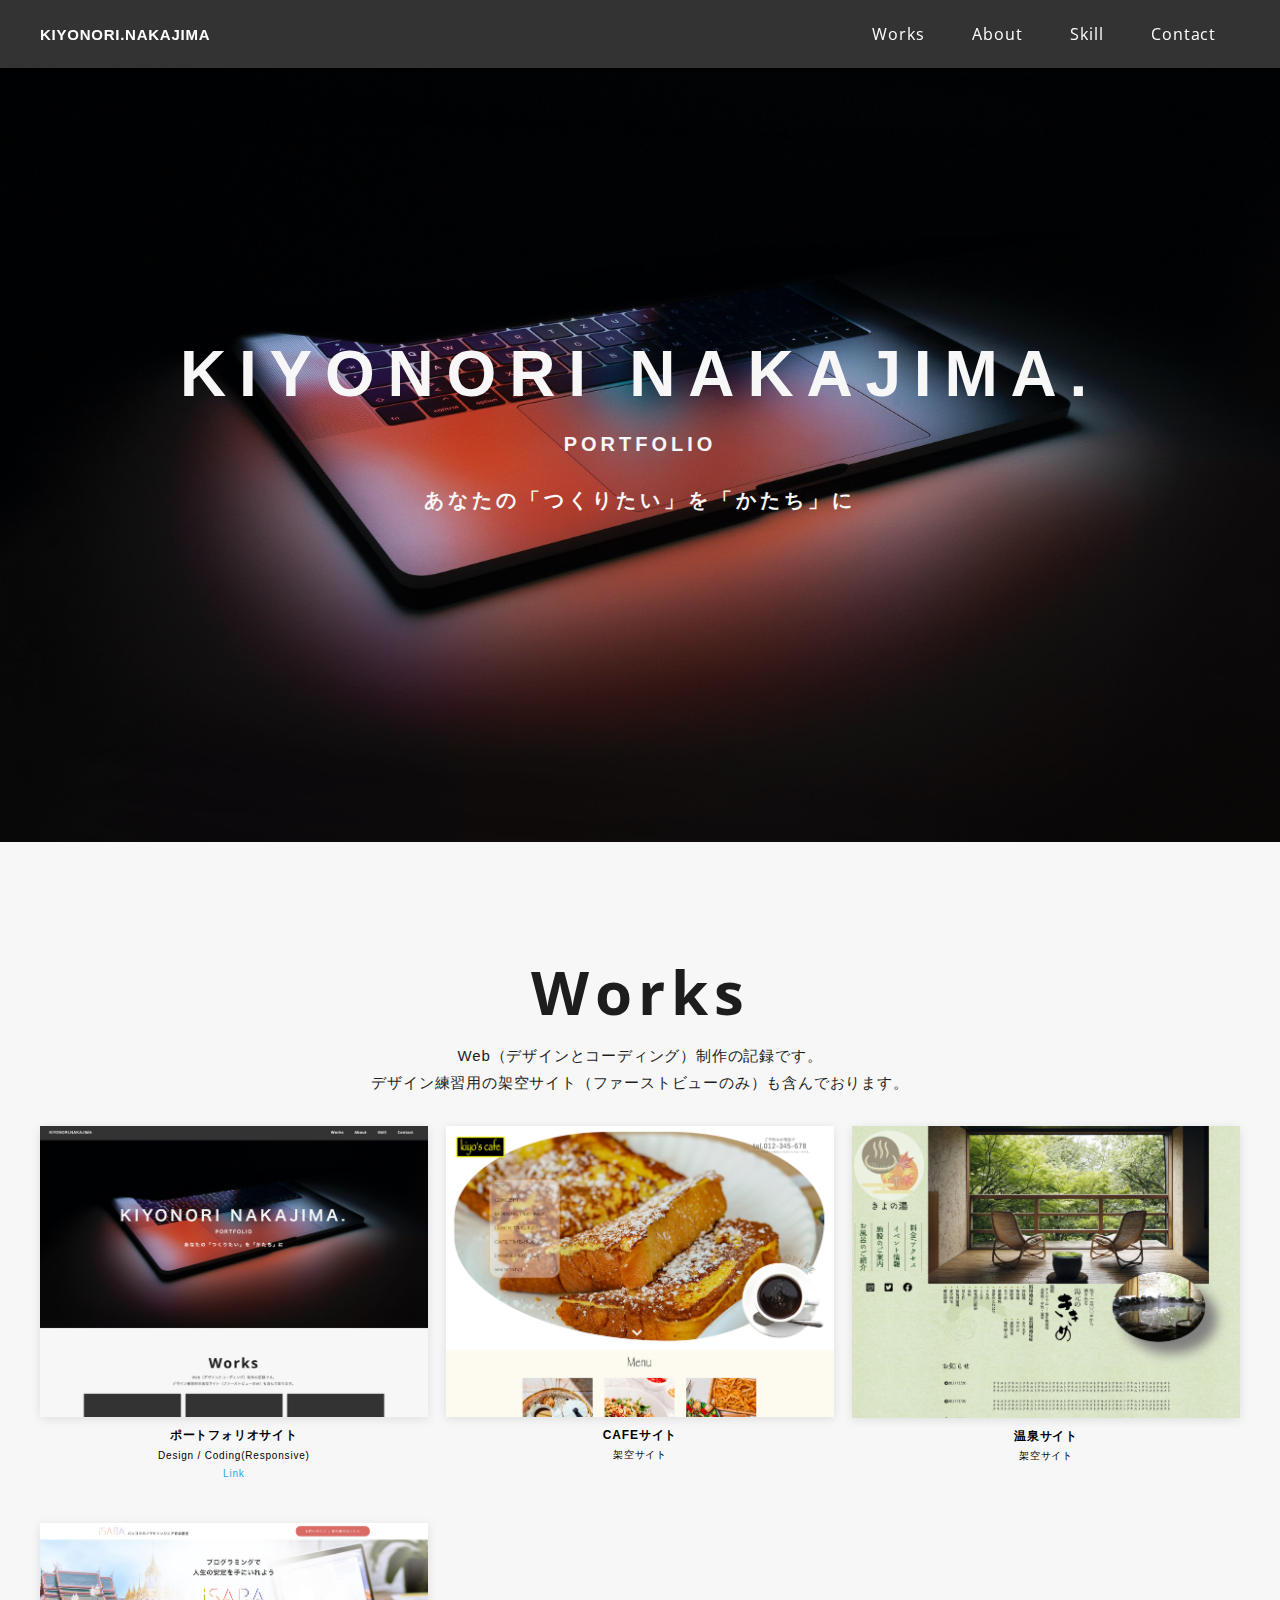
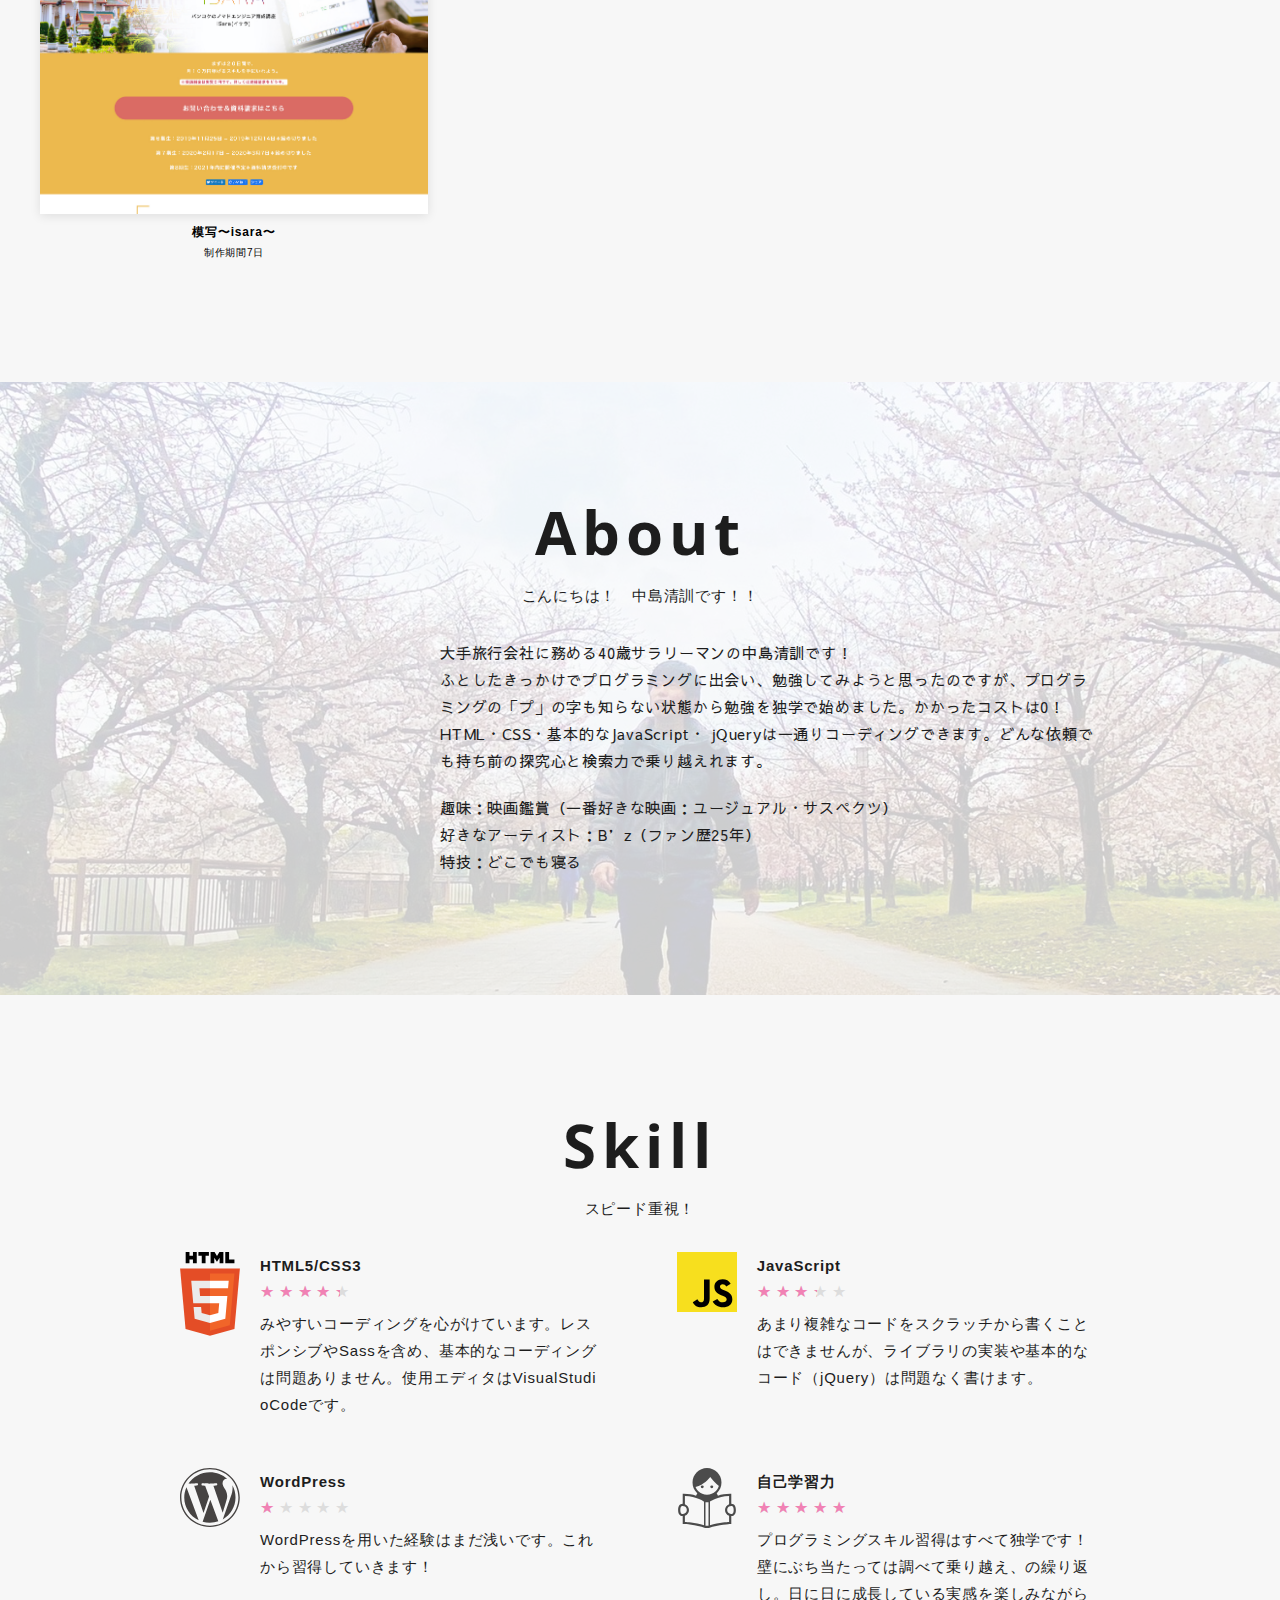
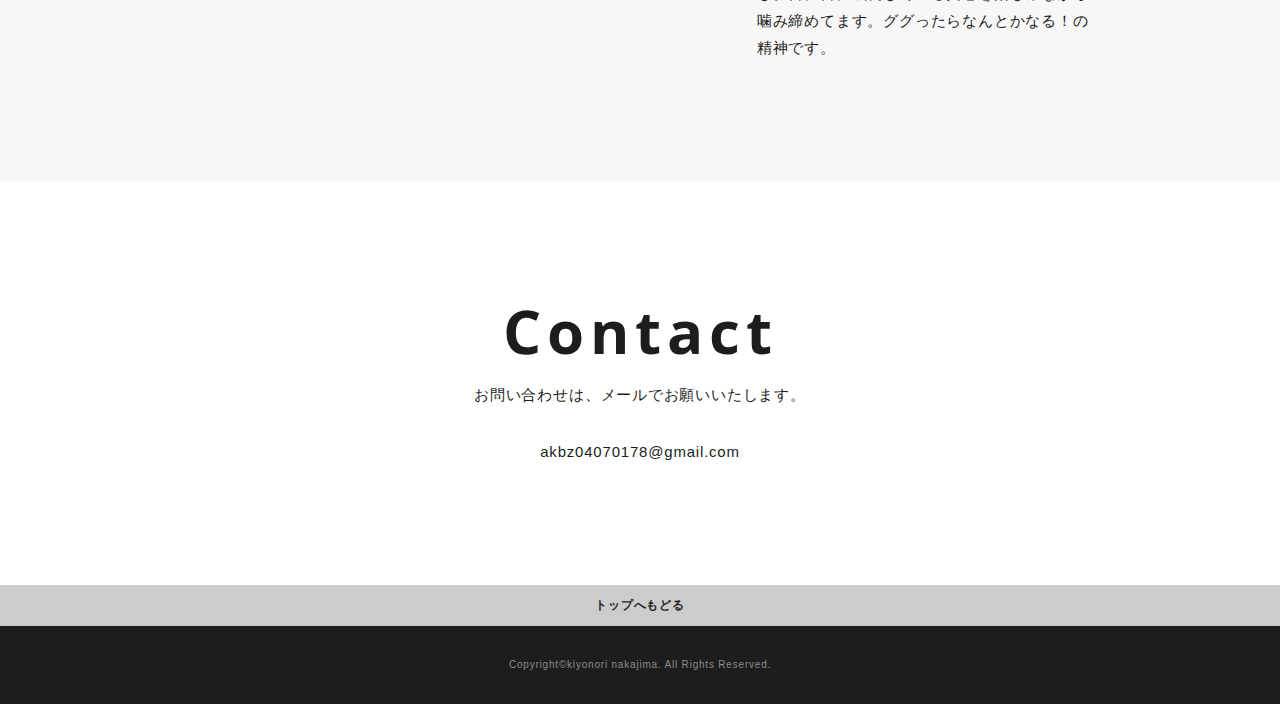
<file: index.html>
<!DOCTYPE html>
<html>
  <head>
    <meta charset="utf-8" />
    <meta
      name="viewport"
      content="width=device-width,initial-scale=1.0,user-scalable=no"
    />
    <meta
      name="description"
      content="在宅プログラマー KIYONORI NAKAJIMAのポートフォリオサイトです！"
    />
    <title>KIYONORI NAKAJIMAのポートフォリオサイト</title>
    <link
      href="https://fonts.googleapis.com/css?family=Sawarabi+Gothic"
      rel="stylesheet"
    />
    <link
      href="https://fonts.googleapis.com/css?family=Open+Sans:700"
      rel="stylesheet"
    />
    <link href="css/reset.css" media="all" rel="stylesheet" type="text/css" />
    <link
      href="css/photoswipe/photoswipe.css"
      media="all"
      rel="stylesheet"
      type="text/css"
    />
    <link
      href="css/photoswipe/default-skin/default-skin.css"
      media="all"
      rel="stylesheet"
      type="text/css"
    />
    <link href="css/style.css" media="all" rel="stylesheet" type="text/css" />
    <link rel="shortcut icon" href="img/favicon.ico" />
    <link rel="”canonical”" href="”URLが入る”" />
  </head>

  <body>
    <div class="wrapper">
      <!-- .gnav -->
      <nav class="gnav" class="fixed">
        <p>KIYONORI.NAKAJIMA</p>
        <ul class="gnav-list">
          <li class="gnav-item">
            <a class="gnav-link" href="#works-section">Works</a>
          </li>
          <!-- <li class="gnav-item">
            <a class="gnav-link" href="#feature-section">FEATURE</a>
          </li> -->
          <li class="gnav-item">
            <a class="gnav-link" href="#about-section">About</a>
          </li>
          <li class="gnav-item">
            <a class="gnav-link" href="#skill-section">Skill</a>
          </li>
          <li class="gnav-item">
            <a class="gnav-link" href="#contact-section">Contact</a>
          </li>
        </ul>
      </nav>
      <!-- /.gnav -->

      <!-- .header -->
      <header class="header">
        <h1 class="logo">
          <div class="logo-title">KIYONORI NAKAJIMA.</div>
          <div class="logo-subtitle">PORTFOLIO</div>
          <div class="logo-subtitle">あなたの「つくりたい」を「かたち」に</div>
        </h1>
      </header>
      <!-- /.header -->

      <main class="content">
        <!-- .works-section -->
        <section class="works-section section" id="works-section">
          <div class="inner">
            <div class="section-heading">
              <h2 class="heading-primary">Works</h2>
            </div>
            <div class="section-lead">
              <p>
                Web（デザインとコーディング）制作の記録です。<br />デザイン練習用の架空サイト（ファーストビューのみ）も含んでおります。
              </p>
            </div>
            <div class="section-body works">
              <div class="works-list js-my-gallery">
                <figure class="works-item">
                  <a
                    href="img/works/nakajima-kiyonori-portfolio.jpg"
                    data-size="960x720"
                    class="works-image-wrapper works-link hover-action"
                  >
                    <img
                      class="works-image lazyload fadein"
                      src="img/placeholder4x3.png"
                      data-src="img/works/nakajima-kiyonori-portfolio.jpg"
                      alt=""
                    />
                  </a>
                  <figcaption class="works-body">
                    <div class="works-title">ポートフォリオサイト</div>
                    <div class="works-text">Design / Coding(Responsive)</div>
                    <div class="works-url">
                      <a
                        class="works-url-link"
                        href="https://kiyo0178.github.io/portfolio/"
                        target="_blank"
                        >Link</a
                      >
                    </div>
                  </figcaption>
                </figure>

                
                <figure class="works-item">
                  <a
                    href="img/works/sample_1.jpg"
                    data-size="960x720"
                    class="works-image-wrapper works-link hover-action"
                  >
                    <img
                      class="works-image lazyload fadein"
                      src="img/placeholder4x3.png"
                      data-src="img/works/sample_1.jpg"
                      alt="架空サイト　カフェ"
                    />
                  </a>
                  <figcaption class="works-body">
                    <div class="works-title">CAFEサイト</div>
                    <div class="works-text">架空サイト</div>
                  </figcaption>
                </figure>

                <figure class="works-item">
                  <a
                    href="img/works/sample_2.jpg"
                    data-size="960x720"
                    class="works-image-wrapper works-link hover-action"
                  >
                    <img
                      class="works-image lazyload fadein"
                      src="img/placeholder4x3.png"
                      data-src="img/works/sample_2.jpg"
                      alt="架空サイト　温泉"
                    />
                  </a>
                  <figcaption class="works-body">
                    <div class="works-title">温泉サイト</div>
                    <div class="works-text">架空サイト</div>
                  </figcaption>
                </figure>

                <figure class="works-item">
                  <a
                    href="img/works/mosha_isara.jpg"
                    data-size="960x720"
                    class="works-image-wrapper works-link hover-action"
                  >
                    <img
                      class="works-image lazyload fadein"
                      src="img/placeholder4x3.png"
                      data-src="img/works/mosha_isara.jpg"
                      alt="模写サイト　ISARA"
                    />
                  </a>
                  <figcaption class="works-body">
                    <div class="works-title">模写〜isara〜</div>
                    <div class="works-text">制作期間7日</div>
                  </figcaption>
                </figure>
              </div>
            </div>
          </div>
        </section>
        <!-- /.works-section -->

        <!-- .about-section -->
        <section class="about-section section" id="about-section">
          <div class="inner">
            <div class="section-heading">
              <h2 class="heading-primary">About</h2>
            </div>
            <div class="section-lead">
              <p>こんにちは！　中島清訓です！！</p>
            </div>
            <div class="section-body about">
              <div class="about-item">
                <div class="about-image-wrapper">
                  <img
                    class="about-image lazyload fadein"
                    data-src="img/about/profile1.jpg"
                    alt=""
                  />
                </div>
                <div class="about-body">
                  <p>
                    大手旅行会社に務める40歳サラリーマンの中島清訓です！<br />ふとしたきっかけでプログラミングに出会い、勉強してみようと思ったのですが、プログラミングの「プ」の字も知らない状態から勉強を独学で始めました。かかったコストは0！<br />
                    HTML・CSS・基本的なJavaScript・
                    jQueryは一通りコーディングできます。どんな依頼でも持ち前の探究心と検索力で乗り越えれます。
                  </p>
                  <p>
                    趣味：映画鑑賞（一番好きな映画：ユージュアル・サスペクツ）<br />
                    好きなアーティスト：B’z（ファン歴25年）<br />
                    特技：どこでも寝る
                  </p>
                </div>
              </div>
            </div>
          </div>
        </section>
        <!-- /.about-section -->

        <!-- .skill-section -->
        <section class="skill-section section" id="skill-section">
          <div class="inner">
            <div class="section-heading">
              <h2 class="heading-primary">Skill</h2>
            </div>
            <div class="section-lead">
              <p>スピード重視！</p>
            </div>
            <div class="section-body skill">
              <div class="skill-list">
                <div class="skill-item">
                  <div class="skill-image-wrapper">
                    <img
                      class="skill-image"
                      src="img/skill/html-5.svg"
                      alt="HTML5のアイコン"
                    />
                  </div>
                  <div class="skill-body">
                    <h3 class="skill-title">HTML5/CSS3</h3>
                    <div class="skill-rating rating">
                      <div class="rate rate4"></div>
                    </div>
                    <p>
                      みやすいコーディングを心がけています。レスポンシブやSassを含め、基本的なコーディングは問題ありません。使用エディタはVisualStudioCodeです。
                    </p>
                  </div>
                </div>
                <div class="skill-item">
                  <div class="skill-image-wrapper">
                    <img
                      class="skill-image"
                      src="img/skill/javascript.svg"
                      alt=""
                    />
                  </div>
                  <div class="skill-body">
                    <h3 class="skill-title">JavaScript</h3>
                    <div class="skill-rating rating">
                      <div class="rate rate3"></div>
                    </div>
                    <p>
                      あまり複雑なコードをスクラッチから書くことはできませんが、ライブラリの実装や基本的なコード（jQuery）は問題なく書けます。
                    </p>
                  </div>
                </div>
                <div class="skill-item">
                  <div class="skill-image-wrapper">
                    <img
                      class="skill-image"
                      src="img/skill/wordpress-icon.svg"
                      alt=""
                    />
                  </div>
                  <div class="skill-body">
                    <h3 class="skill-title">WordPress</h3>
                    <div class="skill-rating rating">
                      <div class="rate rate1"></div>
                    </div>
                    <p>
                      WordPressを用いた経験はまだ浅いです。これから習得していきます！
                    </p>
                  </div>
                </div>
                <div class="skill-item">
                  <div class="skill-image-wrapper">
                    <img
                      class="skill-image"
                      src="img/skill/learning.svg"
                      alt=""
                    />
                  </div>
                  <div class="skill-body">
                    <h3 class="skill-title">自己学習力</h3>
                    <div class="skill-rating rating">
                      <div class="rate rate5"></div>
                    </div>
                    <p>
                      プログラミングスキル習得はすべて独学です！壁にぶち当たっては調べて乗り越え、の繰り返し。日に日に成長している実感を楽しみながら噛み締めてます。ググったらなんとかなる！の精神です。
                    </p>
                  </div>
                </div>
                
              </div>
            </div>
          </div>
        </section>
        <!-- /.skill-section -->

        <!-- .contact-section -->
        <section class="contact-section section" id="contact-section">
          <div class="inner">
            <div class="section-heading">
              <h2 class="heading-primary">Contact</h2>
            </div>
            <div class="section-lead">
              <p>
                お問い合わせは、<br class="sp-only" />メールでお願いいたします。
              </p>
            </div>
            <div class="section-body contact">
              
              <div class="contact-text">akbz04070178@gmail.com</div>
            </div>
          </div>
        </section>
        <!-- /.contact-section -->
      </main>

      <!-- .footer -->
      <footer class="footer">
        <div class="page-top" id="js-page-top">トップへもどる</div>
        <div class="inner">
          <div class="copyright">
            Copyright&copy;kiyonori nakajima. All Rights Reserved.
          </div>
        </div>
      </footer>
      <!-- /.footer -->
    </div>

    <!-- 下記はPhotoswipeプラグイン用 -->
    <!-- Root element of PhotoSwipe. Must have class pswp. -->
    <div class="pswp" tabindex="-1" role="dialog" aria-hidden="true">
      <!-- Background of PhotoSwipe.
       It's a separate element as animating opacity is faster than rgba(). -->
      <div class="pswp__bg"></div>

      <!-- Slides wrapper with overflow:hidden. -->
      <div class="pswp__scroll-wrap">
        <!-- Container that holds slides.
          PhotoSwipe keeps only 3 of them in the DOM to save memory.
          Don't modify these 3 pswp__item elements, data is added later on. -->
        <div class="pswp__container">
          <div class="pswp__item"></div>
          <div class="pswp__item"></div>
          <div class="pswp__item"></div>
        </div>

        <!-- Default (PhotoSwipeUI_Default) interface on top of sliding area. Can be changed. -->
        <div class="pswp__ui pswp__ui--hidden">
          <div class="pswp__top-bar">
            <!--  Controls are self-explanatory. Order can be changed. -->

            <div class="pswp__counter"></div>

            <button
              class="pswp__button pswp__button--close"
              title="Close (Esc)"
            ></button>

            <button
              class="pswp__button pswp__button--share"
              title="Share"
            ></button>

            <button
              class="pswp__button pswp__button--fs"
              title="Toggle fullscreen"
            ></button>

            <button
              class="pswp__button pswp__button--zoom"
              title="Zoom in/out"
            ></button>

            <!-- Preloader demo https://codepen.io/dimsemenov/pen/yyBWoR -->
            <!-- element will get class pswp__preloader--active when preloader is running -->
            <div class="pswp__preloader">
              <div class="pswp__preloader__icn">
                <div class="pswp__preloader__cut">
                  <div class="pswp__preloader__donut"></div>
                </div>
              </div>
            </div>
          </div>

          <div
            class="pswp__share-modal pswp__share-modal--hidden pswp__single-tap"
          >
            <div class="pswp__share-tooltip"></div>
          </div>

          <button
            class="pswp__button pswp__button--arrow--left"
            title="Previous (arrow left)"
          ></button>

          <button
            class="pswp__button pswp__button--arrow--right"
            title="Next (arrow right)"
          ></button>

          <div class="pswp__caption">
            <div class="pswp__caption__center"></div>
          </div>
        </div>
      </div>
    </div>
    <script src="https://ajax.googleapis.com/ajax/libs/jquery/3.5.1/jquery.min.js"></script>
    <script
      type="text/javascript"
      src="js/photoswipe/photoswipe.min.js"
    ></script>
    <script
      type="text/javascript"
      src="js/photoswipe/photoswipe-ui-default.js"
    ></script>
    <script
      type="text/javascript"
      src="js/photoswipe/photoswipe-setup.js"
    ></script>
    <script type="text/javascript" src="js/lazysizes/lazysizes.min.js"></script>
    <script type="text/javascript" src="js/script.js"></script>
  </body>
</html>
</file>
<file: css/photoswipe/photoswipe.css>
/*! PhotoSwipe main CSS by Dmitry Semenov | photoswipe.com | MIT license */
/*
	Styles for basic PhotoSwipe functionality (sliding area, open/close transitions)
*/
/* pswp = photoswipe */
.pswp {
  display: none;
  position: absolute;
  width: 100%;
  height: 100%;
  left: 0;
  top: 0;
  overflow: hidden;
  -ms-touch-action: none;
  touch-action: none;
  z-index: 1500;
  -webkit-text-size-adjust: 100%;
  /* create separate layer, to avoid paint on window.onscroll in webkit/blink */
  -webkit-backface-visibility: hidden;
  outline: none; }
  .pswp * {
    -webkit-box-sizing: border-box;
            box-sizing: border-box; }
  .pswp img {
    max-width: none; }

/* style is added when JS option showHideOpacity is set to true */
.pswp--animate_opacity {
  /* 0.001, because opacity:0 doesn't trigger Paint action, which causes lag at start of transition */
  opacity: 0.001;
  will-change: opacity;
  /* for open/close transition */
  -webkit-transition: opacity 333ms cubic-bezier(0.4, 0, 0.22, 1);
          transition: opacity 333ms cubic-bezier(0.4, 0, 0.22, 1); }

.pswp--open {
  display: block; }

.pswp--zoom-allowed .pswp__img {
  /* autoprefixer: off */
  cursor: -webkit-zoom-in;
  cursor: -moz-zoom-in;
  cursor: zoom-in; }

.pswp--zoomed-in .pswp__img {
  /* autoprefixer: off */
  cursor: -webkit-grab;
  cursor: -moz-grab;
  cursor: grab; }

.pswp--dragging .pswp__img {
  /* autoprefixer: off */
  cursor: -webkit-grabbing;
  cursor: -moz-grabbing;
  cursor: grabbing; }

/*
	Background is added as a separate element.
	As animating opacity is much faster than animating rgba() background-color.
*/
.pswp__bg {
  position: absolute;
  left: 0;
  top: 0;
  width: 100%;
  height: 100%;
  background: #000;
  opacity: 0;
  -webkit-transform: translateZ(0);
          transform: translateZ(0);
  -webkit-backface-visibility: hidden;
  will-change: opacity; }

.pswp__scroll-wrap {
  position: absolute;
  left: 0;
  top: 0;
  width: 100%;
  height: 100%;
  overflow: hidden; }

.pswp__container,
.pswp__zoom-wrap {
  -ms-touch-action: none;
  touch-action: none;
  position: absolute;
  left: 0;
  right: 0;
  top: 0;
  bottom: 0; }

/* Prevent selection and tap highlights */
.pswp__container,
.pswp__img {
  -webkit-user-select: none;
  -moz-user-select: none;
  -ms-user-select: none;
      user-select: none;
  -webkit-tap-highlight-color: transparent;
  -webkit-touch-callout: none; }

.pswp__zoom-wrap {
  position: absolute;
  width: 100%;
  -webkit-transform-origin: left top;
  -ms-transform-origin: left top;
  transform-origin: left top;
  /* for open/close transition */
  -webkit-transition: -webkit-transform 333ms cubic-bezier(0.4, 0, 0.22, 1);
          transition: transform 333ms cubic-bezier(0.4, 0, 0.22, 1); }

.pswp__bg {
  will-change: opacity;
  /* for open/close transition */
  -webkit-transition: opacity 333ms cubic-bezier(0.4, 0, 0.22, 1);
          transition: opacity 333ms cubic-bezier(0.4, 0, 0.22, 1); }

.pswp--animated-in .pswp__bg,
.pswp--animated-in .pswp__zoom-wrap {
  -webkit-transition: none;
  transition: none; }

.pswp__container,
.pswp__zoom-wrap {
  -webkit-backface-visibility: hidden; }

.pswp__item {
  position: absolute;
  left: 0;
  right: 0;
  top: 0;
  bottom: 0;
  overflow: hidden; }

.pswp__img {
  position: absolute;
  width: auto;
  height: auto;
  top: 0;
  left: 0; }

/*
	stretched thumbnail or div placeholder element (see below)
	style is added to avoid flickering in webkit/blink when layers overlap
*/
.pswp__img--placeholder {
  -webkit-backface-visibility: hidden; }

/*
	div element that matches size of large image
	large image loads on top of it
*/
.pswp__img--placeholder--blank {
  background: #222; }

.pswp--ie .pswp__img {
  width: 100% !important;
  height: auto !important;
  left: 0;
  top: 0; }

/*
	Error message appears when image is not loaded
	(JS option errorMsg controls markup)
*/
.pswp__error-msg {
  position: absolute;
  left: 0;
  top: 50%;
  width: 100%;
  text-align: center;
  font-size: 14px;
  line-height: 16px;
  margin-top: -8px;
  color: #CCC; }

.pswp__error-msg a {
  color: #CCC;
  text-decoration: underline; }
</file>
<file: css/photoswipe/default-skin/default-skin.css>
/*! PhotoSwipe Default UI CSS by Dmitry Semenov | photoswipe.com | MIT license */
/*

	Contents:

	1. Buttons
	2. Share modal and links
	3. Index indicator ("1 of X" counter)
	4. Caption
	5. Loading indicator
	6. Additional styles (root element, top bar, idle state, hidden state, etc.)

*/
/*
	
	1. Buttons

 */
/* <button> css reset */
.pswp__button {
  width: 44px;
  height: 44px;
  position: relative;
  background: none;
  cursor: pointer;
  overflow: visible;
  -webkit-appearance: none;
  display: block;
  border: 0;
  padding: 0;
  margin: 0;
  float: right;
  opacity: 0.75;
  -webkit-transition: opacity 0.2s;
          transition: opacity 0.2s;
  -webkit-box-shadow: none;
          box-shadow: none; }
  .pswp__button:focus, .pswp__button:hover {
    opacity: 1; }
  .pswp__button:active {
    outline: none;
    opacity: 0.9; }
  .pswp__button::-moz-focus-inner {
    padding: 0;
    border: 0; }

/* pswp__ui--over-close class it added when mouse is over element that should close gallery */
.pswp__ui--over-close .pswp__button--close {
  opacity: 1; }

.pswp__button,
.pswp__button--arrow--left:before,
.pswp__button--arrow--right:before {
  background: url(default-skin.png) 0 0 no-repeat;
  background-size: 264px 88px;
  width: 44px;
  height: 44px; }

@media (-webkit-min-device-pixel-ratio: 1.1), (-webkit-min-device-pixel-ratio: 1.09375), (min-resolution: 105dpi), (min-resolution: 1.1dppx) {
  /* Serve SVG sprite if browser supports SVG and resolution is more than 105dpi */
  .pswp--svg .pswp__button,
  .pswp--svg .pswp__button--arrow--left:before,
  .pswp--svg .pswp__button--arrow--right:before {
    background-image: url(default-skin.svg); }
  .pswp--svg .pswp__button--arrow--left,
  .pswp--svg .pswp__button--arrow--right {
    background: none; } }

.pswp__button--close {
  background-position: 0 -44px; }

.pswp__button--share {
  background-position: -44px -44px; }

.pswp__button--fs {
  display: none; }

.pswp--supports-fs .pswp__button--fs {
  display: block; }

.pswp--fs .pswp__button--fs {
  background-position: -44px 0; }

.pswp__button--zoom {
  display: none;
  background-position: -88px 0; }

.pswp--zoom-allowed .pswp__button--zoom {
  display: block; }

.pswp--zoomed-in .pswp__button--zoom {
  background-position: -132px 0; }

/* no arrows on touch screens */
.pswp--touch .pswp__button--arrow--left,
.pswp--touch .pswp__button--arrow--right {
  visibility: hidden; }

/*
	Arrow buttons hit area
	(icon is added to :before pseudo-element)
*/
.pswp__button--arrow--left,
.pswp__button--arrow--right {
  background: none;
  top: 50%;
  margin-top: -50px;
  width: 70px;
  height: 100px;
  position: absolute; }

.pswp__button--arrow--left {
  left: 0; }

.pswp__button--arrow--right {
  right: 0; }

.pswp__button--arrow--left:before,
.pswp__button--arrow--right:before {
  content: '';
  top: 35px;
  background-color: rgba(0, 0, 0, 0.3);
  height: 30px;
  width: 32px;
  position: absolute; }

.pswp__button--arrow--left:before {
  left: 6px;
  background-position: -138px -44px; }

.pswp__button--arrow--right:before {
  right: 6px;
  background-position: -94px -44px; }

/*

	2. Share modal/popup and links

 */
.pswp__counter,
.pswp__share-modal {
  -webkit-user-select: none;
  -moz-user-select: none;
  -ms-user-select: none;
      user-select: none; }

.pswp__share-modal {
  display: block;
  background: rgba(0, 0, 0, 0.5);
  width: 100%;
  height: 100%;
  top: 0;
  left: 0;
  padding: 10px;
  position: absolute;
  z-index: 1600;
  opacity: 0;
  -webkit-transition: opacity 0.25s ease-out;
          transition: opacity 0.25s ease-out;
  -webkit-backface-visibility: hidden;
  will-change: opacity; }

.pswp__share-modal--hidden {
  display: none; }

.pswp__share-tooltip {
  z-index: 1620;
  position: absolute;
  background: #FFF;
  top: 56px;
  border-radius: 2px;
  display: block;
  width: auto;
  right: 44px;
  -webkit-box-shadow: 0 2px 5px rgba(0, 0, 0, 0.25);
          box-shadow: 0 2px 5px rgba(0, 0, 0, 0.25);
  -webkit-transform: translateY(6px);
      -ms-transform: translateY(6px);
          transform: translateY(6px);
  -webkit-transition: -webkit-transform 0.25s;
          transition: transform 0.25s;
  -webkit-backface-visibility: hidden;
  will-change: transform; }
  .pswp__share-tooltip a {
    display: block;
    padding: 8px 12px;
    color: #000;
    text-decoration: none;
    font-size: 14px;
    line-height: 18px; }
    .pswp__share-tooltip a:hover {
      text-decoration: none;
      color: #000; }
    .pswp__share-tooltip a:first-child {
      /* round corners on the first/last list item */
      border-radius: 2px 2px 0 0; }
    .pswp__share-tooltip a:last-child {
      border-radius: 0 0 2px 2px; }

.pswp__share-modal--fade-in {
  opacity: 1; }
  .pswp__share-modal--fade-in .pswp__share-tooltip {
    -webkit-transform: translateY(0);
        -ms-transform: translateY(0);
            transform: translateY(0); }

/* increase size of share links on touch devices */
.pswp--touch .pswp__share-tooltip a {
  padding: 16px 12px; }

a.pswp__share--facebook:before {
  content: '';
  display: block;
  width: 0;
  height: 0;
  position: absolute;
  top: -12px;
  right: 15px;
  border: 6px solid transparent;
  border-bottom-color: #FFF;
  -webkit-pointer-events: none;
  -moz-pointer-events: none;
  pointer-events: none; }

a.pswp__share--facebook:hover {
  background: #3E5C9A;
  color: #FFF; }
  a.pswp__share--facebook:hover:before {
    border-bottom-color: #3E5C9A; }

a.pswp__share--twitter:hover {
  background: #55ACEE;
  color: #FFF; }

a.pswp__share--pinterest:hover {
  background: #CCC;
  color: #CE272D; }

a.pswp__share--download:hover {
  background: #DDD; }

/*

	3. Index indicator ("1 of X" counter)

 */
.pswp__counter {
  position: absolute;
  left: 0;
  top: 0;
  height: 44px;
  font-size: 13px;
  line-height: 44px;
  color: #FFF;
  opacity: 0.75;
  padding: 0 10px; }

/*
	
	4. Caption

 */
.pswp__caption {
  position: absolute;
  left: 0;
  bottom: 0;
  width: 100%;
  min-height: 44px; }
  .pswp__caption small {
    font-size: 11px;
    color: #BBB; }

.pswp__caption__center {
  text-align: left;
  max-width: 420px;
  margin: 0 auto;
  font-size: 13px;
  padding: 10px;
  line-height: 20px;
  color: #CCC; }

.pswp__caption--empty {
  display: none; }

/* Fake caption element, used to calculate height of next/prev image */
.pswp__caption--fake {
  visibility: hidden; }

/*

	5. Loading indicator (preloader)

	You can play with it here - http://codepen.io/dimsemenov/pen/yyBWoR

 */
.pswp__preloader {
  width: 44px;
  height: 44px;
  position: absolute;
  top: 0;
  left: 50%;
  margin-left: -22px;
  opacity: 0;
  -webkit-transition: opacity 0.25s ease-out;
          transition: opacity 0.25s ease-out;
  will-change: opacity;
  direction: ltr; }

.pswp__preloader__icn {
  width: 20px;
  height: 20px;
  margin: 12px; }

.pswp__preloader--active {
  opacity: 1; }
  .pswp__preloader--active .pswp__preloader__icn {
    /* We use .gif in browsers that don't support CSS animation */
    background: url(preloader.gif) 0 0 no-repeat; }

.pswp--css_animation .pswp__preloader--active {
  opacity: 1; }
  .pswp--css_animation .pswp__preloader--active .pswp__preloader__icn {
    -webkit-animation: clockwise 500ms linear infinite;
            animation: clockwise 500ms linear infinite; }
  .pswp--css_animation .pswp__preloader--active .pswp__preloader__donut {
    -webkit-animation: donut-rotate 1000ms cubic-bezier(0.4, 0, 0.22, 1) infinite;
            animation: donut-rotate 1000ms cubic-bezier(0.4, 0, 0.22, 1) infinite; }

.pswp--css_animation .pswp__preloader__icn {
  background: none;
  opacity: 0.75;
  width: 14px;
  height: 14px;
  position: absolute;
  left: 15px;
  top: 15px;
  margin: 0; }

.pswp--css_animation .pswp__preloader__cut {
  /* 
			The idea of animating inner circle is based on Polymer ("material") loading indicator 
			 by Keanu Lee https://blog.keanulee.com/2014/10/20/the-tale-of-three-spinners.html
		*/
  position: relative;
  width: 7px;
  height: 14px;
  overflow: hidden; }

.pswp--css_animation .pswp__preloader__donut {
  -webkit-box-sizing: border-box;
          box-sizing: border-box;
  width: 14px;
  height: 14px;
  border: 2px solid #FFF;
  border-radius: 50%;
  border-left-color: transparent;
  border-bottom-color: transparent;
  position: absolute;
  top: 0;
  left: 0;
  background: none;
  margin: 0; }

@media screen and (max-width: 1024px) {
  .pswp__preloader {
    position: relative;
    left: auto;
    top: auto;
    margin: 0;
    float: right; } }

@-webkit-keyframes clockwise {
  0% {
    -webkit-transform: rotate(0deg);
            transform: rotate(0deg); }
  100% {
    -webkit-transform: rotate(360deg);
            transform: rotate(360deg); } }

@keyframes clockwise {
  0% {
    -webkit-transform: rotate(0deg);
            transform: rotate(0deg); }
  100% {
    -webkit-transform: rotate(360deg);
            transform: rotate(360deg); } }

@-webkit-keyframes donut-rotate {
  0% {
    -webkit-transform: rotate(0);
            transform: rotate(0); }
  50% {
    -webkit-transform: rotate(-140deg);
            transform: rotate(-140deg); }
  100% {
    -webkit-transform: rotate(0);
            transform: rotate(0); } }

@keyframes donut-rotate {
  0% {
    -webkit-transform: rotate(0);
            transform: rotate(0); }
  50% {
    -webkit-transform: rotate(-140deg);
            transform: rotate(-140deg); }
  100% {
    -webkit-transform: rotate(0);
            transform: rotate(0); } }

/*
	
	6. Additional styles

 */
/* root element of UI */
.pswp__ui {
  -webkit-font-smoothing: auto;
  visibility: visible;
  opacity: 1;
  z-index: 1550; }

/* top black bar with buttons and "1 of X" indicator */
.pswp__top-bar {
  position: absolute;
  left: 0;
  top: 0;
  height: 44px;
  width: 100%; }

.pswp__caption,
.pswp__top-bar,
.pswp--has_mouse .pswp__button--arrow--left,
.pswp--has_mouse .pswp__button--arrow--right {
  -webkit-backface-visibility: hidden;
  will-change: opacity;
  -webkit-transition: opacity 333ms cubic-bezier(0.4, 0, 0.22, 1);
          transition: opacity 333ms cubic-bezier(0.4, 0, 0.22, 1); }

/* pswp--has_mouse class is added only when two subsequent mousemove events occur */
.pswp--has_mouse .pswp__button--arrow--left,
.pswp--has_mouse .pswp__button--arrow--right {
  visibility: visible; }

.pswp__top-bar,
.pswp__caption {
  background-color: rgba(0, 0, 0, 0.5); }

/* pswp__ui--fit class is added when main image "fits" between top bar and bottom bar (caption) */
.pswp__ui--fit .pswp__top-bar,
.pswp__ui--fit .pswp__caption {
  background-color: rgba(0, 0, 0, 0.3); }

/* pswp__ui--idle class is added when mouse isn't moving for several seconds (JS option timeToIdle) */
.pswp__ui--idle .pswp__top-bar {
  opacity: 0; }

.pswp__ui--idle .pswp__button--arrow--left,
.pswp__ui--idle .pswp__button--arrow--right {
  opacity: 0; }

/*
	pswp__ui--hidden class is added when controls are hidden
	e.g. when user taps to toggle visibility of controls
*/
.pswp__ui--hidden .pswp__top-bar,
.pswp__ui--hidden .pswp__caption,
.pswp__ui--hidden .pswp__button--arrow--left,
.pswp__ui--hidden .pswp__button--arrow--right {
  /* Force paint & create composition layer for controls. */
  opacity: 0.001; }

/* pswp__ui--one-slide class is added when there is just one item in gallery */
.pswp__ui--one-slide .pswp__button--arrow--left,
.pswp__ui--one-slide .pswp__button--arrow--right,
.pswp__ui--one-slide .pswp__counter {
  display: none; }

.pswp__element--disabled {
  display: none !important; }

.pswp--minimal--dark .pswp__top-bar {
  background: none; }
</file>
<file: css/style.css>
@charset "UTF-8";
* {
  box-sizing: border-box;
}

*:before, *:after {
  box-sizing: border-box;
}

body {
  font-family: "ヒラギノ角ゴ Pro W3", "Hiragino Kaku Gothic Pro", "游ゴシック Medium", "Yu Gothic Medium", "游ゴシック体", YuGothic, "メイリオ", Meiryo, Osaka, "ＭＳ Ｐゴシック", "MS PGothic", sans-serif;
  font-size: 15px;
  line-height: 1.8;
  letter-spacing: 0.8px;
  word-break: break-all;
  color: #1d1d1d;
  background-color: #fff;
}

a {
  text-decoration: none;
  color: #1ca9e3;
}

img {
  max-width: 100%;
  height: auto;
  vertical-align: middle;
  border-style: none;
}

ul,
li {
  list-style: none;
}

.pc-only {
  display: block;
}

.sp-only {
  display: none;
}

.hover-action {
  display: block;
  transition: all 0.3s;
  box-shadow: 0 2px 10px 0 rgba(0, 0, 0, 0.1);
}

.hover-action:hover {
  transition: all 0.3s;
  transform: translate(0, -4px);
  box-shadow: 0 10px 20px 0 rgba(0, 0, 0, 0.12);
}

/*--------------------------------
 文字
---------------------------------*/
.heading-primary {
  font-family: "Open sans", sans-serif;
  font-size: 60px;
  font-weight: bold;
  line-height: 1;
  margin-bottom: 15px;
  letter-spacing: 0.1em;
}

.section-heading {
  margin-bottom: 20px;
  text-align: center;
}

.section-lead {
  margin-bottom: 30px;
  text-align: center;
}

.text-bold {
  font-weight: bold;
}

/*--------------------------------
 レイアウト
---------------------------------*/
.wrapper {
  padding-top: 68px;
}

.section {
  padding: 120px 0;
}

.section:nth-of-type(odd) {
  background-color: #f7f7f7;
}

.inner {
  max-width: 1380px;
  margin: 0 auto;
  padding: 0 40px;
}

/*--------------------------------
ヘッダー
---------------------------------*/
.header {
  display: flex;
  align-items: center;
  justify-content: center;
  height: 86vh;
  background-image: url(../img/top/topimage.jpg);
  background-repeat: no-repeat;
  background-position: center;
  background-size: cover;
}

.logo {
  position: relative;
  margin-bottom: 30px;
  padding: 0 20px;
  text-align: center;
  color: #f7f7f7;
}

.logo-title {
  font-size: 64px;
  line-height: 1;
  letter-spacing: 0.2em;
}

.logo-subtitle {
  font-size: 20px;
  margin: 20px 0;
  text-align: center;
  letter-spacing: 0.2em;
}

.logo-title,
.logo-subtitle {
  animation-name: fade;
  animation-duration: 10s;
  animation-iteration-count: 1;
}

@keyframes fade {
  0% {
    opacity: 0;
    transform: translateY(50px);
    transition: all 10s;
  }
  100% {
    opacity: 1;
    transform: translateY(0);
  }
}

/*--------------------------------
 グローバルナビ
---------------------------------*/
.gnav {
  position: fixed;
  top: 0;
  left: 0;
  z-index: 100;
  width: 100%;
  background-color: #000;
  box-shadow: 0 3px 3px -3px rgba(0, 0, 0, 0.2);
  display: flex;
  justify-content: center;
  align-items: center;
  padding: 0 40px;
  opacity: 0.8;
  color: #fff;
}

.gnav p {
  font-size: 20 px;
  font-weight: bold;
  letter-spacing: 0.05em;
}

.gnav-list {
  display: flex;
  flex-wrap: wrap;
  justify-content: center;
  margin-left: auto;
}

.gnav-item {
  font-family: "Open sans", sans-serif;
  font-size: 16px;
  padding: 0 24px;
  letter-spacing: 0.05em;
}

.gnav-link {
  position: relative;
  display: inline-block;
  padding: 20px 0;
  transition: 0.3s;
  color: #fff;
}

.gnav-link:hover {
  opacity: 1;
}

.gnav-link:after {
  position: absolute;
  bottom: 0;
  left: 50%;
  width: 0;
  height: 3px;
  content: "";
  transition: 0.3s;
  transform: translateX(-50%);
  background-color: #fff;
}

.gnav-link:hover:after {
  width: 100%;
}

/* iOS対策 */
.ios .gnav-link:after, .ios .gnav-link:hover:after {
  display: none;
}

/*--------------------------------
 Works
---------------------------------*/
.works-list {
  display: flex;
  flex-wrap: wrap;
  margin-bottom: -40px;
  color: #000;
}

.works-item {
  flex: 0 0 32.31552%;
  margin-right: 1.52671%;
  margin-bottom: 40px;
}

.works-item:nth-of-type(3n) {
  margin-right: 0;
}

.works-body {
  text-align: center;
}

.works-title {
  font-size: 12px;
  font-weight: bold;
  margin-top: 8px;
}

.works-text,
.works-url {
  font-size: 10px;
}

.works-image.fadein {
  transition: 1.5s;
  opacity: 0;
}

.works-image.fadein.lazyloaded {
  opacity: 1;
}

/*--------------------------------
 Feature
---------------------------------*/
.feature-item {
  display: flex;
  flex-wrap: wrap;
}

.feature-image-wrapper {
  flex: 0 0 45%;
  margin-right: 40px;
}

.feature-body {
  flex: 1;
}

.feature-body p:not(:last-child) {
  margin-bottom: 20px;
}

/*--------------------------------
 About
---------------------------------*/
#about-section {
  background-image: url(../img/about/profile_back.jpg);
  background-repeat: no-repeat;
  background-position: center;
  background-size: cover;
  background-color: rgba(255, 255, 255, 0.8);
  background-blend-mode: lighten;
  color: #1d1d1d;
}

.about-section .inner {
  max-width: 1000px;
}

.about-item {
  display: flex;
  flex-wrap: wrap;
  justify-content: space-between;
}

.about-image-wrapper {
  flex: 0 0 220px;
  margin-right: 40px;
}

.about-image {
  border-radius: 50%;
  box-shadow: 0 0 50px 0 #1d1d1d;
}

.about-body {
  flex: 1;
}

.about-body p {
  font-family: "Sawarabi Gothic";
}

.about-body p:not(:last-child) {
  margin-bottom: 20px;
}

/*--------------------------------
 Skill
---------------------------------*/
.skill-section .inner {
  max-width: 1000px;
}

.skill-list {
  display: flex;
  flex-wrap: wrap;
  justify-content: space-between;
  margin-bottom: -50px;
}

.skill-item {
  display: flex;
  flex: 0 0 46%;
  flex-wrap: wrap;
  justify-content: space-between;
  margin-bottom: 50px;
}

.skill-image-wrapper {
  flex: 0 0 60px;
  margin-right: 20px;
}

.skill-body {
  flex: 1;
}

.skill-body p:not(:last-child) {
  margin-bottom: 20px;
}

.skill-title {
  margin-bottom: 3px;
}

.rate {
  position: relative;
  font-size: 16px;
  display: inline-block;
  width: 100%;
  height: 20px;
  letter-spacing: 0.3em;
}

.rate:before, .rate:after {
  position: absolute;
  top: 0;
  left: 0;
  line-height: 20px;
  display: inline-block;
  height: 20px;
  content: "★★★★★";
}

.rate:before {
  color: #ddd;
}

.rate:after {
  overflow: hidden;
  white-space: nowrap;
  color: #f181b4;
}

.rate1:after {
  width: 20px;
}

.rate2:after {
  width: 40px;
}

.rate3:after {
  width: 60px;
}

.rate4:after {
  width: 80px;
}

.rate5:after {
  width: 100px;
}

/*--------------------------------
 Contact
---------------------------------*/
.contact-list {
  display: flex;
  align-items: flex-end;
  flex-wrap: wrap;
  justify-content: center;
}

.contact-item {
  width: 50px;
  margin: 0 20px;
  text-align: center;
}

.contact-text {
  margin-top: 10px;
  text-align: center;
}

/*--------------------------------
 フッター
---------------------------------*/
.footer {
  background-color: #1d1d1d;
}

.footer .inner {
  padding: 30px;
}

.copyright {
  font-size: 10px;
  text-align: center;
  color: #8c8c8c;
}

.page-top {
  font-size: 12px;
  font-weight: bold;
  display: block;
  padding: 10px;
  cursor: pointer;
  text-align: center;
  background-color: #ccc;
}

/*media Queries 767
----------------------------------------------------*/
@media screen and (max-width: 767px) {
  body {
    font-size: 13px;
    line-height: 1.7;
  }
  .pc-only {
    display: none;
  }
  .sp-only {
    display: block;
  }
  .hover-action {
    transition: none;
  }
  .hover-action:hover {
    transition: none;
    transform: none;
  }
  /* 文字 */
  .section-heading {
    margin-bottom: 20px;
  }
  .heading-primary {
    font-size: 22px;
  }
  /* レイアウト */
  .wrapper {
    padding-top: 82px;
  }
  .section {
    padding: 60px 0;
  }
  .section .inner {
    padding: 0 15px;
  }
  /* ヘッダー */
  .header {
    height: 70vh;
  }
  .logo-title {
    font-size: 28px;
    letter-spacing: 0.16em;
  }
  .logo-subtitle {
    font-size: 14px;
  }
  /* グローバルナビ */
  .gnav {
    padding: 15px 0;
  }
  .gnav-item {
    font-size: 13px;
    padding: 2px 15px;
  }
  .gnav-link {
    padding: 0;
  }
  .gnav-link:hover {
    opacity: 1;
  }
  .gnav-link:after {
    display: none;
  }
  /* Works */
  .works-body {
    text-align: left;
  }
  .works-title {
    font-size: 10px;
  }
  .works-list {
    justify-content: space-between;
  }
  .works-item {
    flex: 0 0 48%;
    margin-right: 0;
    margin-bottom: 30px;
  }
  /* Feature */
  .feature-item {
    display: block;
  }
  .feature-image-wrapper {
    max-width: 100%;
    margin-right: 0;
    margin-bottom: 20px;
  }
  /* About */
  .about-item {
    display: block;
  }
  .about-image-wrapper {
    width: 100px;
    max-width: 100%;
    margin: 0 auto 20px;
  }
  /* Skill */
  .skill-list {
    display: block;
    margin-bottom: 0;
  }
  .skill-item {
    max-width: 100%;
    margin-bottom: 35px;
  }
  .skill-item:last-child {
    margin-bottom: 0;
  }
  .skill-image-wrapper {
    flex: 0 0 75px;
    margin-right: 15px;
  }
  .rate {
    font-size: 15px;
    height: 15px;
  }
  .rate:before, .rate:after {
    line-height: 15px;
    height: 15px;
  }
  .rate1:after {
    width: 15px;
  }
  .rate2:after {
    width: 35px;
  }
  .rate3:after {
    width: 55px;
  }
  .rate4:after {
    width: 75px;
  }
  .rate5:after {
    width: 95px;
  }
  /* Contact */
  .contact-item {
    width: 40px;
    margin: 0 10px;
  }
  /* フッター */
  .footer .inner {
    padding: 20px 0;
  }
}

/*media Queries 480
----------------------------------------------------*/
@media screen and (max-width: 480px) {
  .gnav-item {
    font-size: 9px;
    padding: 2px 7px;
  }
  .logo-title {
    font-size: 20px;
    letter-spacing: 0.16em;
  }
  .gnav {
    line-height: 4.7;
  }
}
/*# sourceMappingURL=style.css.map */
</file>
